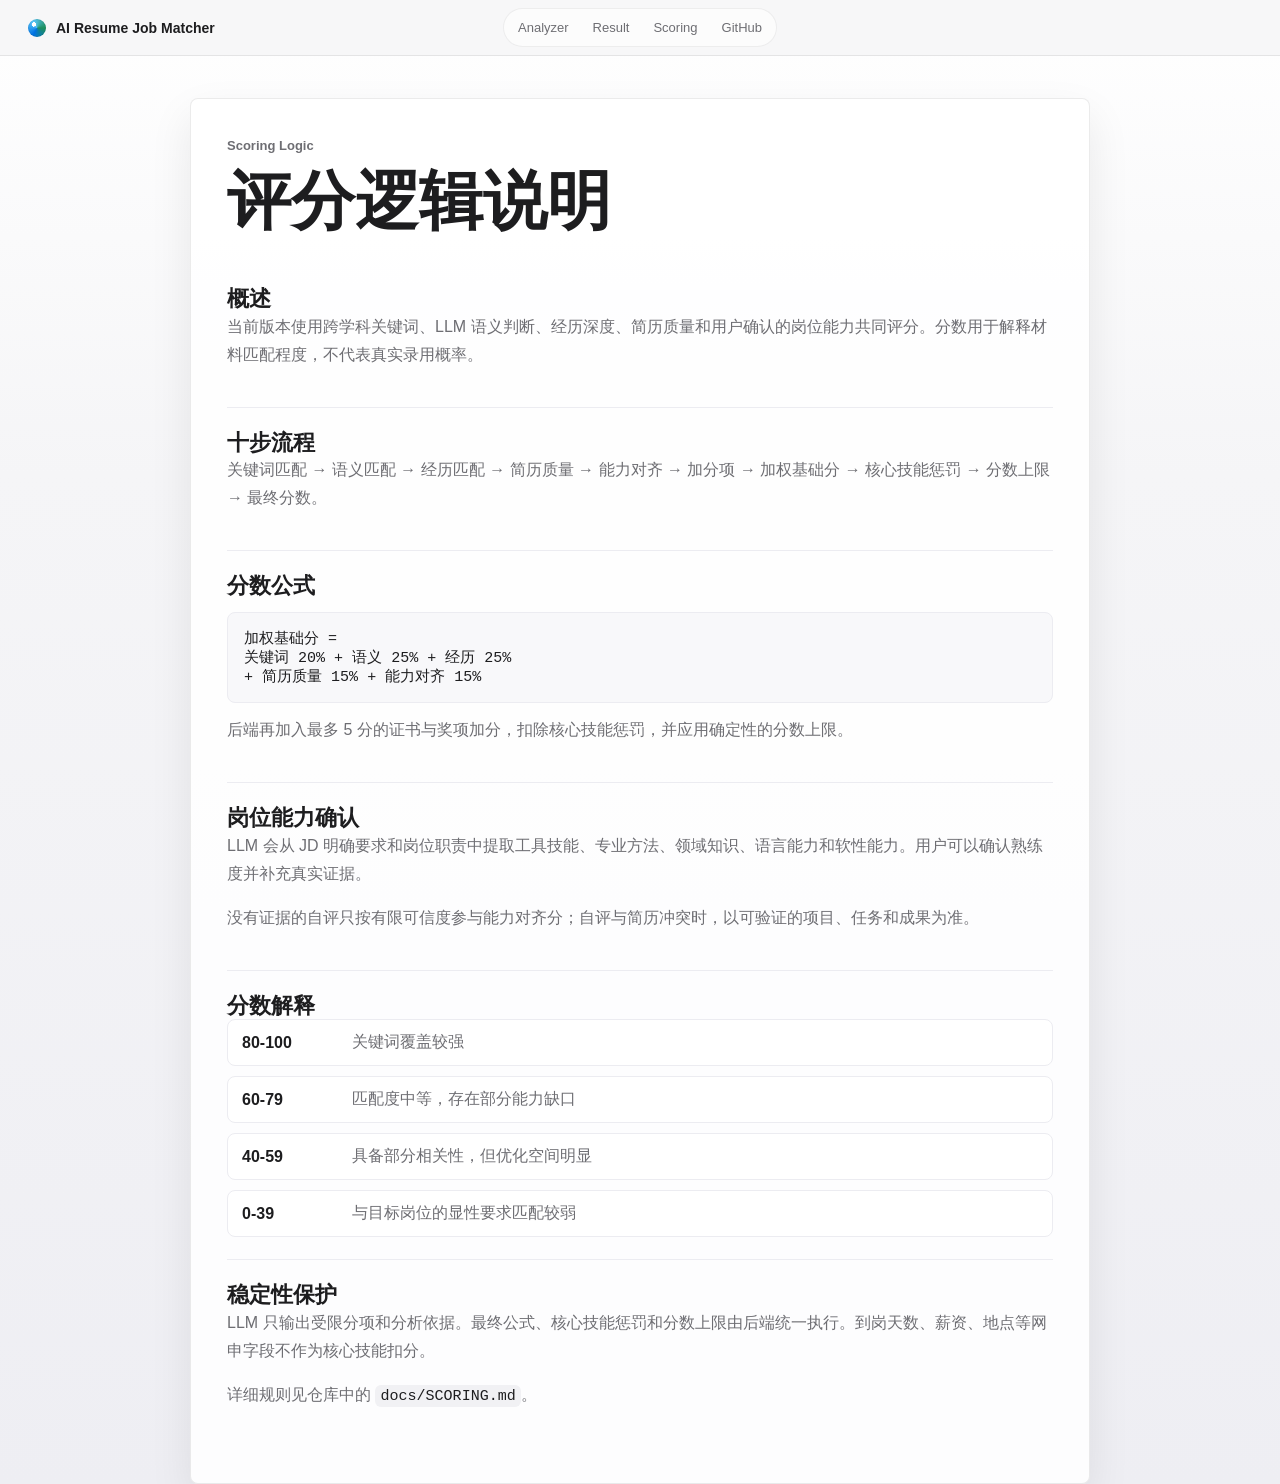
<file: docs/scoring.html>
<!doctype html>
<html lang="zh-CN">
  <head>
    <meta charset="utf-8">
    <meta name="viewport" content="width=device-width, initial-scale=1">
    <title>评分逻辑说明 | AI Resume Job Matcher</title>
    <link rel="stylesheet" href="../assets/styles.css?v=2">
  </head>
  <body>
    <header class="topbar">
      <a class="brand" href="../index.html" aria-label="AI Resume Job Matcher">
        <span class="brand-mark" aria-hidden="true"></span>
        <span>AI Resume Job Matcher</span>
      </a>
      <nav class="nav-links" aria-label="页面导航">
        <a href="../index.html#app">Analyzer</a>
        <a href="../index.html#result">Result</a>
        <a href="scoring.html">Scoring</a>
        <a href="https://github.com/Unknownhalfcold/ai-resume-job-matcher">GitHub</a>
      </nav>
    </header>

    <main class="doc-main">
      <article class="doc-article">
        <p class="eyebrow">Scoring Logic</p>
        <h1>评分逻辑说明</h1>

        <section>
          <h2>概述</h2>
          <p>当前版本使用跨学科关键词、LLM 语义判断、经历深度、简历质量和用户确认的岗位能力共同评分。分数用于解释材料匹配程度，不代表真实录用概率。</p>
        </section>

        <section>
          <h2>十步流程</h2>
          <p>关键词匹配 → 语义匹配 → 经历匹配 → 简历质量 → 能力对齐 → 加分项 → 加权基础分 → 核心技能惩罚 → 分数上限 → 最终分数。</p>
        </section>

        <section>
          <h2>分数公式</h2>
          <pre><code>加权基础分 =
关键词 20% + 语义 25% + 经历 25%
+ 简历质量 15% + 能力对齐 15%</code></pre>
          <p>后端再加入最多 5 分的证书与奖项加分，扣除核心技能惩罚，并应用确定性的分数上限。</p>
        </section>

        <section>
          <h2>岗位能力确认</h2>
          <p>LLM 会从 JD 明确要求和岗位职责中提取工具技能、专业方法、领域知识、语言能力和软性能力。用户可以确认熟练度并补充真实证据。</p>
          <p>没有证据的自评只按有限可信度参与能力对齐分；自评与简历冲突时，以可验证的项目、任务和成果为准。</p>
        </section>

        <section>
          <h2>分数解释</h2>
          <div class="doc-table">
            <div><strong>80-100</strong><span>关键词覆盖较强</span></div>
            <div><strong>60-79</strong><span>匹配度中等，存在部分能力缺口</span></div>
            <div><strong>40-59</strong><span>具备部分相关性，但优化空间明显</span></div>
            <div><strong>0-39</strong><span>与目标岗位的显性要求匹配较弱</span></div>
          </div>
        </section>

        <section>
          <h2>稳定性保护</h2>
          <p>LLM 只输出受限分项和分析依据。最终公式、核心技能惩罚和分数上限由后端统一执行。到岗天数、薪资、地点等网申字段不作为核心技能扣分。</p>
          <p>详细规则见仓库中的 <code>docs/SCORING.md</code>。</p>
        </section>
      </article>
    </main>
  </body>
</html>
</file>
<file: assets/styles.css>
:root {
  color-scheme: light;
  --bg: #f5f5f7;
  --surface: rgba(255, 255, 255, 0.86);
  --surface-strong: #ffffff;
  --text: #1d1d1f;
  --muted: #6e6e73;
  --line: #d9d9df;
  --line-soft: #ececf1;
  --blue: #0071e3;
  --blue-deep: #005bb5;
  --green: #1d8f5b;
  --amber: #b56a00;
  --shadow: 0 18px 44px rgba(0, 0, 0, 0.08);
  --radius: 8px;
}

* {
  box-sizing: border-box;
}

html {
  scroll-behavior: auto;
}

body {
  margin: 0;
  min-width: 320px;
  min-height: 100vh;
  overflow-x: hidden;
  color: var(--text);
  background:
    linear-gradient(180deg, #ffffff 0%, var(--bg) 32%, #eeeeF3 100%);
  font-family: -apple-system, BlinkMacSystemFont, "SF Pro Display", "Segoe UI", "Microsoft YaHei", sans-serif;
}

button,
input,
select,
textarea {
  font: inherit;
}

a {
  color: inherit;
  text-decoration: none;
}

.topbar {
  position: sticky;
  top: 0;
  z-index: 20;
  display: grid;
  grid-template-columns: 1fr auto 1fr;
  align-items: center;
  gap: 24px;
  min-height: 56px;
  padding: 0 28px;
  border-bottom: 1px solid rgba(0, 0, 0, 0.08);
  background: rgba(245, 245, 247, 0.78);
  backdrop-filter: blur(18px);
}

.brand,
.nav-links,
.auth-controls,
.status-strip,
.actions,
.feature-row,
.mode-switch,
.metric-row {
  display: flex;
  align-items: center;
}

.brand {
  gap: 10px;
  justify-self: start;
  font-size: 14px;
  font-weight: 650;
  white-space: nowrap;
}

.brand-mark {
  width: 18px;
  height: 18px;
  border-radius: 50%;
  background:
    radial-gradient(circle at 32% 30%, #ffffff 0 12%, transparent 13%),
    conic-gradient(from 210deg, #0071e3, #5ac8fa, #1d8f5b, #0071e3);
  box-shadow: inset 0 0 0 1px rgba(0, 0, 0, 0.08);
}

.nav-links {
  justify-self: center;
  gap: 4px;
  padding: 4px;
  border: 1px solid rgba(0, 0, 0, 0.06);
  border-radius: 999px;
  color: var(--muted);
  background: rgba(255, 255, 255, 0.56);
  font-size: 13px;
}

.nav-links a {
  padding: 7px 10px;
  border-radius: 999px;
}

.nav-links a:hover {
  color: var(--text);
  background: rgba(0, 0, 0, 0.04);
}

.nav-links a[aria-current="true"] {
  color: var(--text);
  background: rgba(0, 0, 0, 0.06);
}

.auth-controls {
  justify-self: end;
  justify-content: flex-end;
  gap: 8px;
  min-width: 0;
}

.auth-open,
.auth-controls .button {
  min-height: 34px;
  font-size: 13px;
}

.user-chip {
  overflow: hidden;
  max-width: 220px;
  padding: 7px 10px;
  border: 1px solid var(--line);
  border-radius: 999px;
  color: var(--muted);
  background: rgba(255, 255, 255, 0.68);
  text-overflow: ellipsis;
  white-space: nowrap;
  font-size: 12px;
  font-weight: 650;
}

main {
  padding: 0 24px;
}

[hidden] {
  display: none !important;
}

.page-view {
  animation: page-in 460ms cubic-bezier(0.22, 1, 0.36, 1) both;
}

.hero-page {
  display: grid;
  place-items: center;
  min-height: calc(100svh - 56px);
  max-width: 1500px;
  margin: 0 auto;
  padding: clamp(36px, 7svh, 92px) 0;
}

.hero-copy {
  width: min(100%, 1420px);
  margin: 0 auto;
  text-align: center;
  animation: rise-in 700ms ease both;
}

.hero-page h1 {
  font-size: clamp(48px, 9vw, 132px);
  line-height: 0.98;
  text-wrap: balance;
}

.hero-subtitle {
  max-width: min(920px, 88vw);
  margin: clamp(18px, 3svh, 34px) auto 0;
  color: var(--muted);
  font-size: clamp(20px, 2.35vw, 38px);
  line-height: 1.48;
  text-wrap: balance;
}

.hero-actions {
  display: flex;
  flex-wrap: wrap;
  justify-content: center;
  gap: 12px;
  margin-top: clamp(28px, 5svh, 48px);
}

.hero-primary {
  min-height: 52px;
  padding: 0 28px;
  font-size: 20px;
}

.hero-visual {
  width: min(820px, 100%);
  margin: 0 auto;
  min-width: 0;
  animation: rise-in 800ms ease 120ms both;
}

.feature-row {
  flex-wrap: wrap;
  justify-content: center;
  gap: 8px;
  margin-top: clamp(26px, 5svh, 50px);
}

.feature-row span {
  padding: 10px 15px;
  border: 1px solid var(--line-soft);
  border-radius: 999px;
  color: var(--muted);
  background: rgba(255, 255, 255, 0.72);
  font-size: clamp(12px, 1.1vw, 16px);
  font-weight: 650;
}

.version-strip {
  display: flex;
  justify-content: center;
  gap: 8px;
  margin-top: 18px;
}

.version-strip span {
  padding: 7px 10px;
  border: 1px solid var(--line);
  border-radius: 999px;
  color: var(--muted);
  background: rgba(255, 255, 255, 0.58);
  font-size: 12px;
  font-weight: 650;
}

.preview-shell {
  padding: 22px;
  border: 1px solid rgba(0, 0, 0, 0.08);
  border-radius: var(--radius);
  background: rgba(255, 255, 255, 0.82);
  box-shadow: var(--shadow);
  backdrop-filter: blur(18px);
}

.preview-topline {
  display: flex;
  align-items: center;
  justify-content: space-between;
  gap: 12px;
  padding-bottom: 16px;
  border-bottom: 1px solid var(--line-soft);
  color: var(--muted);
  font-size: 13px;
}

.preview-topline strong {
  color: var(--text);
}

.preview-score {
  display: grid;
  grid-template-columns: 112px 1fr;
  gap: 18px;
  align-items: center;
  padding: 22px 0;
}

.preview-score h2 {
  margin-bottom: 8px;
  font-size: 28px;
}

.preview-score p {
  margin-bottom: 0;
  color: var(--muted);
  line-height: 1.55;
}

.mini-ring {
  position: relative;
  display: grid;
  place-items: center;
  width: 112px;
  aspect-ratio: 1;
  border-radius: 50%;
  background: conic-gradient(var(--blue) calc(var(--score) * 1%), #e6e6eb 0);
}

.mini-ring::after {
  position: absolute;
  inset: 9px;
  content: "";
  border-radius: 50%;
  background: #ffffff;
}

.mini-ring strong,
.mini-ring span {
  position: relative;
  z-index: 1;
}

.mini-ring strong {
  align-self: end;
  font-size: 34px;
  line-height: 1;
}

.mini-ring span {
  align-self: start;
  color: var(--muted);
  font-size: 12px;
}

.preview-bars {
  display: grid;
  gap: 12px;
  padding: 16px 0;
  border-top: 1px solid var(--line-soft);
  border-bottom: 1px solid var(--line-soft);
}

.preview-bars div {
  display: grid;
  grid-template-columns: 84px 1fr;
  gap: 12px;
  align-items: center;
}

.preview-bars span {
  color: var(--muted);
  font-size: 13px;
  font-weight: 650;
}

meter {
  width: 100%;
  height: 8px;
}

meter::-webkit-meter-bar {
  border: 0;
  border-radius: 999px;
  background: #e6e6eb;
}

meter::-webkit-meter-optimum-value {
  border-radius: 999px;
  background: var(--blue);
}

.preview-tags {
  display: flex;
  flex-wrap: wrap;
  gap: 8px;
  padding-top: 16px;
}

.preview-tags span {
  padding: 7px 10px;
  border: 1px solid rgba(29, 143, 91, 0.28);
  border-radius: 999px;
  color: #0f6d43;
  background: rgba(29, 143, 91, 0.08);
  font-size: 12px;
  font-weight: 650;
}

.preview-tags span[data-muted="true"] {
  border-color: rgba(181, 106, 0, 0.26);
  color: #8a5100;
  background: rgba(181, 106, 0, 0.08);
}

.workspace {
  max-width: 1240px;
  margin: 0 auto;
  min-height: calc(100svh - 56px);
  padding: 26px 0 44px;
}

.result-page {
  max-width: 1280px;
}

.page-back {
  display: inline-flex;
  align-items: center;
  min-height: 38px;
  margin-bottom: 18px;
  padding: 0 13px;
  border: 1px solid var(--line);
  border-radius: 999px;
  color: var(--muted);
  background: rgba(255, 255, 255, 0.72);
  cursor: pointer;
  font-size: 13px;
  font-weight: 650;
  transition: transform 160ms ease, background 160ms ease, color 160ms ease;
}

.page-back:hover {
  color: var(--text);
  background: #ffffff;
  transform: translateY(-1px);
}

.workspace-heading {
  display: flex;
  align-items: end;
  justify-content: space-between;
  gap: 24px;
  margin-bottom: 24px;
}

.eyebrow {
  margin: 0 0 10px;
  color: var(--blue);
  font-size: 13px;
  font-weight: 700;
  letter-spacing: 0;
}

h1,
h2,
h3,
p {
  margin-top: 0;
}

h1 {
  margin-bottom: 0;
  font-size: clamp(32px, 6vw, 64px);
  line-height: 1.04;
  letter-spacing: 0;
}

h2 {
  margin-bottom: 0;
  font-size: 22px;
  line-height: 1.2;
  letter-spacing: 0;
}

h3 {
  margin-bottom: 14px;
  font-size: 15px;
  letter-spacing: 0;
}

.workspace-heading h2 {
  font-size: clamp(28px, 4vw, 44px);
  line-height: 1.08;
}

.status-strip {
  flex-wrap: wrap;
  justify-content: flex-end;
  gap: 8px;
  max-width: 420px;
}

.status-strip span {
  padding: 7px 10px;
  border: 1px solid var(--line);
  border-radius: 999px;
  color: var(--muted);
  background: rgba(255, 255, 255, 0.64);
  font-size: 12px;
}

.tool-layout {
  display: grid;
  grid-template-columns: 1fr;
  gap: 18px;
  align-items: start;
}

.input-panel,
.loading-panel,
.result-panel {
  border: 1px solid rgba(0, 0, 0, 0.08);
  border-radius: var(--radius);
  background: var(--surface);
  box-shadow: var(--shadow);
  backdrop-filter: blur(18px);
}

.input-panel {
  grid-column: 1 / -1;
  padding: 22px;
}

.loading-panel {
  grid-column: 1 / -1;
  display: grid;
  grid-template-columns: minmax(220px, 0.7fr) minmax(0, 1fr);
  gap: 18px;
  align-items: center;
  min-height: auto;
  margin: 0 0 16px;
  padding: 16px;
  box-shadow: none;
}

.result-panel {
  grid-column: 1 / -1;
  padding: 22px;
}

.panel-heading,
.command-bar {
  display: flex;
  align-items: center;
  justify-content: space-between;
  gap: 16px;
  margin-bottom: 18px;
}

.command-bar {
  align-items: stretch;
  padding: 16px;
  border: 1px solid var(--line-soft);
  border-radius: var(--radius);
  background: rgba(255, 255, 255, 0.74);
}

.command-title {
  display: grid;
  align-content: center;
  gap: 5px;
  min-width: 220px;
}

.command-title .eyebrow {
  margin: 0;
}

.command-title p:not(.eyebrow) {
  margin: 0;
  color: var(--muted);
  font-size: 13px;
  line-height: 1.5;
}

.command-tools {
  display: flex;
  flex: 1;
  flex-wrap: wrap;
  justify-content: flex-end;
  gap: 10px;
  min-width: 0;
}

.thinking-option {
  display: flex;
  align-items: center;
  min-width: 224px;
}

.thinking-switch {
  display: flex;
  align-items: center;
  gap: 10px;
  min-height: 48px;
  padding: 7px 11px;
  border: 1px solid var(--line-soft);
  border-radius: var(--radius);
  background: rgba(255, 255, 255, 0.72);
  cursor: pointer;
}

.thinking-switch input {
  position: absolute;
  width: 1px;
  height: 1px;
  opacity: 0;
  pointer-events: none;
}

.thinking-track {
  position: relative;
  width: 38px;
  height: 22px;
  border-radius: 999px;
  background: #d2d2d7;
  transition: background 180ms ease;
  flex: 0 0 auto;
}

.thinking-track span {
  position: absolute;
  top: 3px;
  left: 3px;
  width: 16px;
  height: 16px;
  border-radius: 50%;
  background: #ffffff;
  box-shadow: 0 1px 3px rgba(0, 0, 0, 0.18);
  transition: transform 180ms ease;
}

.thinking-switch input:checked + .thinking-track {
  background: var(--blue);
}

.thinking-switch input:checked + .thinking-track span {
  transform: translateX(16px);
}

.thinking-switch input:focus-visible + .thinking-track {
  outline: 3px solid rgba(0, 113, 227, 0.2);
  outline-offset: 2px;
}

.thinking-copy {
  display: grid;
  gap: 2px;
}

.thinking-copy strong {
  font-size: 13px;
}

.thinking-copy small {
  color: var(--muted);
  font-size: 11px;
  line-height: 1.35;
}

.tool-group {
  display: flex;
  align-items: center;
  flex-wrap: wrap;
  gap: 8px;
  min-width: 0;
}

.command-bar .tool-group {
  padding: 4px;
  border: 1px solid var(--line-soft);
  border-radius: 999px;
  background: rgba(255, 255, 255, 0.72);
}

.actions {
  gap: 8px;
}

.button {
  display: inline-flex;
  align-items: center;
  justify-content: center;
  min-height: 38px;
  padding: 0 15px;
  border: 1px solid transparent;
  border-radius: 999px;
  cursor: pointer;
  font-size: 14px;
  font-weight: 650;
  transition: transform 160ms ease, background 160ms ease, border-color 160ms ease, color 160ms ease;
}

.button:hover:not(:disabled) {
  transform: translateY(-1px);
}

.button:disabled {
  cursor: not-allowed;
  opacity: 0.42;
}

.button.primary {
  color: #ffffff;
  background: var(--blue);
}

.button.primary:hover:not(:disabled) {
  background: var(--blue-deep);
}

.button.secondary {
  color: var(--text);
  border-color: var(--line);
  background: #ffffff;
}

.button.ghost {
  color: var(--muted);
  background: transparent;
}

.text-grid {
  display: grid;
  grid-template-columns: 1fr 1fr;
  gap: 14px;
}

.input-stack {
  display: grid;
  gap: 18px;
}

.document-field {
  position: relative;
}

.document-field.file-backed textarea {
  min-height: 1px;
  height: 1px;
  padding: 0;
  border: 0;
  opacity: 0;
  pointer-events: none;
  resize: none;
}

.analysis-page textarea {
  height: clamp(240px, 36svh, 420px);
  min-height: 240px;
}

.upload-chip {
  position: relative;
  display: grid;
  align-content: center;
  gap: 2px;
  min-width: 132px;
  min-height: 42px;
  padding: 7px 12px;
  border: 1px solid var(--line);
  border-radius: 999px;
  background: #ffffff;
  cursor: pointer;
  transition: transform 160ms ease, border-color 160ms ease, background 160ms ease;
}

.upload-chip:hover {
  border-color: rgba(0, 113, 227, 0.5);
  transform: translateY(-1px);
}

.upload-chip span {
  font-size: 13px;
  font-weight: 750;
}

.upload-chip small {
  color: var(--muted);
  font-size: 11px;
}

.upload-chip input {
  position: absolute;
  inset: 0;
  opacity: 0;
  cursor: pointer;
}

.file-preview-list {
  display: grid;
  gap: 12px;
}

.file-preview-list:empty {
  display: none;
}

.file-preview-list.multi {
  grid-template-columns: repeat(auto-fit, minmax(240px, 1fr));
}

.file-preview-card {
  display: grid;
  grid-template-columns: 58px minmax(0, 1fr);
  gap: 16px;
  align-items: center;
  min-height: 138px;
  padding: 20px;
  border: 1px solid rgba(0, 0, 0, 0.06);
  border-radius: var(--radius);
  background: rgba(255, 250, 247, 0.86);
}

.file-preview-icon {
  position: relative;
  display: grid;
  place-items: end center;
  width: 52px;
  height: 60px;
  padding-bottom: 9px;
  border-radius: 8px;
  color: #ffffff;
  background: #ff6a00;
  font-size: 11px;
  font-weight: 800;
  line-height: 1;
}

.file-preview-icon::before {
  position: absolute;
  top: 8px;
  left: 13px;
  width: 20px;
  height: 14px;
  content: "";
  border-radius: 3px;
  background:
    radial-gradient(circle at 5px 5px, #ffffff 0 3px, transparent 4px),
    linear-gradient(135deg, transparent 45%, #ffffff 46% 55%, transparent 56%),
    linear-gradient(45deg, transparent 45%, #ffffff 46% 55%, transparent 56%);
  opacity: 0.95;
}

.file-preview-icon::after {
  position: absolute;
  top: 0;
  right: 0;
  width: 16px;
  height: 16px;
  content: "";
  border-bottom-left-radius: 6px;
  background: rgba(255, 255, 255, 0.88);
}

.file-preview-icon[data-ext="PDF"] {
  background: #ef4444;
}

.file-preview-icon[data-ext="TXT"] {
  background: #64748b;
}

.file-preview-icon[data-ext="PNG"],
.file-preview-icon[data-ext="JPG"],
.file-preview-icon[data-ext="JPEG"],
.file-preview-icon[data-ext="WEBP"] {
  background: #0071e3;
}

.file-preview-body {
  display: grid;
  justify-items: start;
  gap: 8px;
  min-width: 0;
}

.file-preview-body strong {
  overflow: hidden;
  max-width: 100%;
  color: var(--text);
  text-overflow: ellipsis;
  white-space: nowrap;
  font-size: clamp(18px, 2vw, 24px);
  font-weight: 650;
}

.file-preview-body span {
  color: var(--muted);
  font-size: 13px;
  font-weight: 650;
}

.file-preview-actions {
  display: flex;
  gap: 10px;
  align-items: center;
  margin-top: 8px;
}

.file-preview-actions button {
  padding: 0;
  border: 0;
  color: var(--blue);
  background: transparent;
  cursor: pointer;
  font-weight: 650;
}

.file-preview-actions button + button::before {
  margin-right: 10px;
  color: var(--line);
  content: "|";
}

.field {
  display: grid;
  gap: 9px;
}

.field span {
  color: var(--muted);
  font-size: 13px;
  font-weight: 700;
}

textarea {
  width: 100%;
  min-height: 440px;
  resize: vertical;
  padding: 16px;
  border: 1px solid var(--line);
  border-radius: var(--radius);
  color: var(--text);
  background: rgba(255, 255, 255, 0.88);
  line-height: 1.62;
  outline: none;
}

textarea.is-dragging {
  border-color: rgba(0, 113, 227, 0.72);
  background: rgba(0, 113, 227, 0.05);
  box-shadow: 0 0 0 4px rgba(0, 113, 227, 0.12);
}

.input-status {
  display: inline-flex;
  align-items: center;
  gap: 8px;
  width: fit-content;
  max-width: 100%;
  padding: 8px 11px;
  border: 1px solid rgba(29, 143, 91, 0.22);
  border-radius: 999px;
  color: #0f6d43;
  background: rgba(29, 143, 91, 0.08);
  font-size: 12px;
  font-weight: 650;
}

.input-status::before {
  display: grid;
  place-items: center;
  width: 16px;
  height: 16px;
  border-radius: 50%;
  color: #ffffff;
  background: var(--green);
  content: "✓";
  font-size: 11px;
  line-height: 1;
  flex: 0 0 auto;
}

.input-status strong,
.input-status small {
  min-width: 0;
}

.input-status small {
  overflow: hidden;
  max-width: min(320px, 52vw);
  color: #337d57;
  text-overflow: ellipsis;
  white-space: nowrap;
}

input,
select {
  width: 100%;
  min-height: 38px;
  padding: 0 11px;
  border: 1px solid var(--line);
  border-radius: var(--radius);
  color: var(--text);
  background: rgba(255, 255, 255, 0.9);
  outline: none;
}

select {
  cursor: pointer;
}

textarea:focus,
input:focus,
select:focus {
  border-color: rgba(0, 113, 227, 0.72);
  box-shadow: 0 0 0 4px rgba(0, 113, 227, 0.12);
}

.run-note {
  margin: 0;
  color: var(--muted);
  font-size: 13px;
}

.progress-track {
  height: 10px;
  overflow: hidden;
  margin-top: 0;
  border-radius: 999px;
  background: #e6e6eb;
}

.progress-track span {
  display: block;
  width: 0;
  height: 100%;
  border-radius: inherit;
  background: var(--blue);
  transition: width 260ms ease;
}

.progress-meta {
  display: flex;
  align-items: center;
  gap: 12px;
  margin-top: 14px;
  color: var(--muted);
}

.progress-meta strong {
  color: var(--text);
}

.score-board {
  display: grid;
  grid-template-columns: 156px minmax(0, 1fr);
  gap: 20px;
  align-items: center;
  padding: 18px;
  border: 1px solid var(--line-soft);
  border-radius: var(--radius);
  background: var(--surface-strong);
}

.score-board-button {
  width: 100%;
  border: 1px solid var(--line-soft);
  color: inherit;
  text-align: left;
  cursor: pointer;
  transition: transform 180ms ease, border-color 180ms ease, box-shadow 180ms ease;
}

.score-board-button:hover,
.score-board-button:focus-visible {
  transform: translateY(-2px);
  border-color: rgba(0, 113, 227, 0.32);
  box-shadow: 0 18px 45px rgba(0, 0, 0, 0.08);
  outline: 0;
}

.score-ring {
  position: relative;
  display: grid;
  place-items: center;
  width: 156px;
  aspect-ratio: 1;
  border-radius: 50%;
  background: conic-gradient(var(--blue) calc(var(--score) * 1%), #e6e6eb 0);
  transition: background 260ms ease;
}

.score-ring::after {
  position: absolute;
  inset: 12px;
  content: "";
  border-radius: 50%;
  background: #ffffff;
  box-shadow: inset 0 0 0 1px var(--line-soft);
}

.score-ring > div {
  position: relative;
  z-index: 1;
  display: grid;
  justify-items: center;
}

.score-ring strong {
  font-size: 44px;
  line-height: 1;
}

.score-ring span {
  color: var(--muted);
  font-size: 13px;
}

.score-label {
  margin-bottom: 8px;
  font-size: 24px;
  font-weight: 750;
}

.score-meta p:not(.score-label) {
  margin-bottom: 14px;
  color: var(--muted);
  line-height: 1.55;
}

.metric-row {
  flex-wrap: wrap;
  gap: 10px;
}

.metric-row span {
  padding: 9px 11px;
  border-radius: var(--radius);
  color: var(--muted);
  background: #f5f5f7;
  font-size: 13px;
}

.metric-row strong {
  color: var(--text);
}

.result-experience {
  display: grid;
  gap: 18px;
  min-height: min(740px, calc(100svh - 190px));
}

.star-result-shell {
  display: grid;
  grid-template-columns: minmax(0, 1fr) minmax(360px, 0.9fr);
  gap: 14px;
}

.section-heading.compact {
  grid-column: 1 / -1;
  display: flex;
  align-items: end;
  justify-content: space-between;
  gap: 18px;
}

.section-heading.compact h3 {
  margin: 0;
  font-size: clamp(24px, 3vw, 36px);
}

.section-heading.compact p {
  max-width: 420px;
  margin: 0;
  color: var(--muted);
  line-height: 1.55;
}

.star-card-grid {
  display: grid;
  grid-template-columns: repeat(2, minmax(0, 1fr));
  gap: 12px;
}

.star-card {
  display: grid;
  grid-template-columns: 44px minmax(0, 1fr);
  gap: 12px;
  align-items: start;
  min-height: 132px;
  padding: 16px;
  border: 1px solid var(--line-soft);
  border-radius: var(--radius);
  color: var(--text);
  background: rgba(255, 255, 255, 0.86);
  text-align: left;
  cursor: pointer;
  transition: transform 180ms ease, border-color 180ms ease, background 180ms ease, box-shadow 180ms ease;
}

.star-card:hover,
.star-card:focus-visible,
.star-card[aria-expanded="true"] {
  transform: translateY(-3px);
  border-color: rgba(0, 113, 227, 0.28);
  background: #ffffff;
  box-shadow: 0 18px 40px rgba(0, 0, 0, 0.07);
  outline: 0;
}

.star-badge {
  display: grid;
  width: 40px;
  height: 40px;
  place-items: center;
  border-radius: 50%;
  color: #ffffff;
  background: var(--blue);
  font-weight: 800;
}

.star-card-body {
  display: grid;
  gap: 9px;
  min-width: 0;
}

.star-card-body strong {
  font-size: 18px;
}

.star-card-body > span:not(.star-card-footer) {
  color: var(--muted);
  font-size: 13px;
  line-height: 1.5;
}

.star-card-footer {
  align-self: end;
  color: var(--blue);
  font-size: 13px;
  font-weight: 750;
}

.star-detail-panel {
  display: grid;
  align-content: start;
  gap: 16px;
  min-height: 100%;
  padding: 20px;
  border: 1px solid rgba(0, 113, 227, 0.16);
  border-radius: var(--radius);
  background: linear-gradient(180deg, rgba(246, 250, 255, 0.92), rgba(255, 255, 255, 0.94));
  animation: panelReveal 220ms ease both;
}

@keyframes panelReveal {
  from {
    opacity: 0;
    transform: translateY(8px);
  }

  to {
    opacity: 1;
    transform: translateY(0);
  }
}

.star-detail-heading {
  display: flex;
  align-items: start;
  gap: 14px;
}

.star-detail-heading h4 {
  margin: 0 0 5px;
  font-size: 22px;
}

.star-detail-heading p {
  margin: 0;
  color: var(--muted);
}

.star-detail-grid {
  display: grid;
  grid-template-columns: 1fr;
  gap: 12px;
}

.star-detail-grid section {
  display: grid;
  gap: 8px;
  min-height: 0;
  padding: 14px;
  border: 1px solid var(--line-soft);
  border-radius: var(--radius);
  background: rgba(255, 255, 255, 0.82);
}

.star-detail-grid strong {
  font-size: 13px;
}

.star-detail-grid p {
  margin: 0;
  color: var(--muted);
  font-size: 13px;
  line-height: 1.62;
}

.score-breakdown-card {
  width: min(780px, calc(100vw - 32px));
}

.score-breakdown-note {
  margin: 6px 0 16px;
  color: var(--muted);
  line-height: 1.6;
}

.score-breakdown-steps {
  display: grid;
  grid-template-columns: repeat(2, minmax(0, 1fr));
  gap: 10px;
}

.result-grid {
  display: grid;
  grid-template-columns: 1fr 1fr;
  gap: 14px;
  margin-top: 14px;
}

.result-layout {
  display: grid;
  grid-template-columns: minmax(0, 1fr) minmax(0, 1fr);
  gap: 16px;
  align-items: start;
}

.result-left,
.result-right {
  display: grid;
  gap: 14px;
}

.result-block {
  padding: 16px;
  border: 1px solid var(--line-soft);
  border-radius: var(--radius);
  background: var(--surface-strong);
}

.pill-list {
  display: flex;
  flex-wrap: wrap;
  gap: 8px;
  min-height: 34px;
}

.pill {
  display: inline-flex;
  align-items: center;
  gap: 7px;
  max-width: 100%;
  padding: 7px 10px;
  border-radius: 999px;
  border: 1px solid var(--line);
  color: var(--text);
  background: #ffffff;
  font-size: 12px;
  font-weight: 650;
}

.pill[data-type="matched"] {
  border-color: rgba(29, 143, 91, 0.28);
  color: #0f6d43;
  background: rgba(29, 143, 91, 0.08);
}

.pill[data-type="missing"] {
  border-color: rgba(181, 106, 0, 0.26);
  color: #8a5100;
  background: rgba(181, 106, 0, 0.08);
}

.pill small {
  color: var(--muted);
  font-weight: 650;
}

.suggestions {
  margin-top: 14px;
}

.suggestions ol {
  display: grid;
  gap: 10px;
  margin: 0;
  padding-left: 20px;
  color: var(--text);
  line-height: 1.58;
}

.suggestions li {
  padding-left: 2px;
}

.suggestions strong {
  font-weight: 750;
}

.suggestions span {
  color: var(--muted);
}

.capability-breakdown,
.priority-gaps {
  margin-top: 14px;
}

.scoring-process {
  margin-top: 14px;
}

.scoring-steps {
  display: grid;
  grid-template-columns: repeat(3, minmax(0, 1fr));
  gap: 8px;
}

.scoring-step {
  display: flex;
  align-items: center;
  gap: 10px;
  min-width: 0;
  padding: 10px;
  border: 1px solid var(--line-soft);
  border-radius: var(--radius);
  background: #fbfbfd;
}

.scoring-step > span {
  display: grid;
  flex: 0 0 26px;
  width: 26px;
  height: 26px;
  place-items: center;
  border-radius: 50%;
  color: #ffffff;
  background: var(--blue);
  font-size: 12px;
  font-weight: 750;
}

.scoring-step div {
  display: grid;
  min-width: 0;
  gap: 2px;
}

.scoring-step strong,
.scoring-step small {
  overflow-wrap: anywhere;
}

.scoring-step strong {
  font-size: 12px;
}

.scoring-step small {
  color: var(--muted);
  font-size: 11px;
}

.ai-advice {
  margin-top: 16px;
}

.ai-advice-heading {
  display: flex;
  align-items: start;
  justify-content: space-between;
  gap: 16px;
}

.ai-advice-heading h3 {
  margin-bottom: 6px;
}

.ai-advice-heading p,
.ai-advice-status {
  margin-bottom: 0;
  color: var(--muted);
  font-size: 13px;
  line-height: 1.55;
}

.ai-advice-status {
  margin-top: 10px;
}

.ai-settings {
  display: grid;
  grid-template-columns: minmax(130px, 0.7fr) minmax(180px, 1fr) minmax(160px, 0.9fr) minmax(170px, 0.9fr) minmax(150px, 0.8fr);
  gap: 10px;
  margin-top: 14px;
  padding: 14px;
  border: 1px solid var(--line-soft);
  border-radius: var(--radius);
  background: #fbfbfd;
}

.ai-settings[hidden] {
  display: none;
}

.security-note {
  margin: 16px 0 0;
  color: var(--muted);
  font-size: 14px;
  line-height: 1.6;
}

.mode-switch {
  flex-wrap: wrap;
  gap: 8px;
  margin-top: 14px;
}

.mode-switch label {
  display: inline-flex;
  align-items: center;
  gap: 7px;
  min-height: 36px;
  padding: 0 11px;
  border: 1px solid var(--line);
  border-radius: 999px;
  color: var(--muted);
  background: #ffffff;
  font-size: 13px;
  font-weight: 650;
}

.mode-switch input {
  width: auto;
  min-height: auto;
}

.compact-field {
  min-width: 0;
}

.compact-field span {
  font-size: 12px;
}

.ai-advice-content {
  display: grid;
  gap: 10px;
  margin-top: 14px;
}

.ai-card {
  display: grid;
  gap: 8px;
  padding: 14px;
  border: 1px solid var(--line-soft);
  border-radius: var(--radius);
  background: #fbfbfd;
}

.ai-card h4 {
  margin: 0;
  font-size: 14px;
}

.ai-card p {
  margin: 0;
  white-space: pre-line;
  color: var(--muted);
  font-size: 13px;
  line-height: 1.62;
}

.category-grid {
  display: grid;
  grid-template-columns: 1fr 1fr;
  gap: 12px;
}

.category-card {
  display: grid;
  gap: 10px;
  padding: 14px;
  border: 1px solid var(--line-soft);
  border-radius: var(--radius);
  background: #fbfbfd;
}

.category-card-header,
.priority-card-top {
  display: flex;
  align-items: center;
  justify-content: space-between;
  gap: 12px;
}

.category-card-header span,
.priority-card-top span {
  color: var(--muted);
  font-size: 12px;
  font-weight: 700;
}

.category-card p,
.priority-card p {
  margin-bottom: 0;
  color: var(--muted);
  font-size: 13px;
  line-height: 1.55;
}

.category-bar {
  height: 8px;
  overflow: hidden;
  border-radius: 999px;
  background: #e6e6eb;
}

.category-bar::before {
  display: block;
  width: calc(var(--value) * 1%);
  height: 100%;
  border-radius: inherit;
  background: var(--blue);
  content: "";
}

.category-missing {
  display: flex;
  flex-wrap: wrap;
  gap: 7px;
}

.priority-list {
  display: grid;
  gap: 10px;
}

.priority-card {
  display: grid;
  gap: 6px;
  padding: 14px;
  border: 1px solid var(--line-soft);
  border-radius: var(--radius);
  background: #fbfbfd;
}

.priority-card-top span {
  padding: 5px 8px;
  border-radius: 999px;
  color: #8a5100;
  background: rgba(181, 106, 0, 0.08);
}

.capability-panel {
  display: grid;
  gap: 16px;
}

.capability-panel .command-bar {
  margin-bottom: 0;
}

.capability-summary {
  display: grid;
  grid-template-columns: repeat(3, minmax(0, 1fr));
  border-top: 1px solid var(--line-soft);
  border-bottom: 1px solid var(--line-soft);
}

.capability-summary div {
  display: grid;
  gap: 5px;
  min-width: 0;
  padding: 14px 16px;
}

.capability-summary div:not(:last-child) {
  border-right: 1px solid var(--line-soft);
}

.capability-summary span,
.capability-note {
  color: var(--muted);
  font-size: 12px;
  line-height: 1.55;
}

.capability-summary strong {
  overflow: hidden;
  font-size: 15px;
  text-overflow: ellipsis;
  white-space: nowrap;
}

.capability-note {
  margin: 0;
}

.capability-table {
  overflow: hidden;
  border: 1px solid var(--line-soft);
  border-radius: var(--radius);
  background: #ffffff;
}

.capability-table-head,
.capability-row {
  display: grid;
  grid-template-columns: minmax(150px, 0.9fr) minmax(180px, 1.2fr) minmax(170px, 1.1fr) minmax(150px, 0.8fr) minmax(190px, 1.2fr);
  gap: 12px;
  align-items: center;
  padding: 12px 14px;
}

.capability-table-head {
  color: var(--muted);
  background: #f5f5f7;
  font-size: 11px;
  font-weight: 750;
}

.capability-row {
  min-height: 98px;
  border-top: 1px solid var(--line-soft);
}

.capability-name {
  display: grid;
  gap: 7px;
  min-width: 0;
}

.capability-name strong {
  font-size: 14px;
  line-height: 1.4;
}

.capability-tags {
  display: flex;
  flex-wrap: wrap;
  gap: 5px;
}

.capability-tags span {
  padding: 4px 6px;
  border-radius: 999px;
  color: var(--muted);
  background: #f1f1f4;
  font-size: 10px;
  font-weight: 700;
}

.capability-evidence {
  margin: 0;
  color: var(--muted);
  font-size: 12px;
  line-height: 1.55;
}

.capability-row select,
.capability-row input {
  min-width: 0;
}

.capability-row input {
  font-size: 12px;
}

.history-status {
  margin: 0 0 14px;
  color: var(--muted);
  font-size: 13px;
  line-height: 1.6;
}

.history-list,
.privacy-list {
  display: grid;
  gap: 12px;
}

.history-card {
  display: grid;
  gap: 12px;
  padding: 16px;
  border: 1px solid var(--line-soft);
  border-radius: var(--radius);
  background: #fbfbfd;
}

.history-card-top,
.history-actions {
  display: flex;
  align-items: center;
  justify-content: space-between;
  gap: 12px;
}

.history-score {
  display: inline-flex;
  align-items: baseline;
  gap: 3px;
  color: var(--blue);
  font-weight: 760;
}

.history-score strong {
  font-size: 28px;
  line-height: 1;
}

.history-date {
  color: var(--muted);
  font-size: 12px;
  font-weight: 650;
}

.history-snippet {
  display: grid;
  grid-template-columns: 1fr 1fr;
  gap: 10px;
}

.history-snippet p {
  min-width: 0;
  margin: 0;
  padding: 12px;
  border: 1px solid var(--line-soft);
  border-radius: var(--radius);
  color: var(--muted);
  background: #ffffff;
  font-size: 13px;
  line-height: 1.58;
}

.history-tags {
  display: flex;
  flex-wrap: wrap;
  gap: 7px;
}

.history-tags span {
  padding: 6px 9px;
  border: 1px solid rgba(0, 113, 227, 0.16);
  border-radius: 999px;
  color: var(--muted);
  background: #ffffff;
  font-size: 12px;
  font-weight: 650;
}

.privacy-panel .command-title {
  margin-bottom: 18px;
}

.privacy-list .result-block {
  margin: 0;
}

.privacy-list p {
  margin: 0;
  color: var(--muted);
  font-size: 14px;
  line-height: 1.7;
}

.empty-state {
  color: var(--muted);
  font-size: 13px;
}

.example-modal,
.dialog-modal {
  position: fixed;
  inset: 0;
  z-index: 60;
  display: grid;
  place-items: center;
  padding: 24px;
  background: rgba(245, 245, 247, 0.76);
  backdrop-filter: blur(22px);
}

.example-card,
.dialog-card {
  width: min(760px, 100%);
  padding: 22px;
  border: 1px solid rgba(0, 0, 0, 0.08);
  border-radius: var(--radius);
  background: rgba(255, 255, 255, 0.92);
  box-shadow: var(--shadow);
  animation: page-in 360ms cubic-bezier(0.22, 1, 0.36, 1) both;
}

.dialog-card {
  width: min(430px, 100%);
}

.dialog-card.score-breakdown-card {
  width: min(780px, calc(100vw - 32px));
}

.dialog-card p:not(.eyebrow) {
  margin: 12px 0 0;
  color: var(--muted);
  line-height: 1.6;
}

.dialog-actions {
  display: flex;
  justify-content: flex-end;
  margin-top: 18px;
}

.example-heading,
.example-actions,
.auth-heading {
  display: flex;
  align-items: center;
  justify-content: space-between;
  gap: 14px;
}

.example-heading {
  margin-bottom: 16px;
  padding-bottom: 14px;
  border-bottom: 1px solid var(--line-soft);
}

.example-grid {
  display: grid;
  grid-template-columns: 1fr 1fr;
  gap: 12px;
}

.example-grid section {
  padding: 14px;
  border: 1px solid var(--line-soft);
  border-radius: var(--radius);
  background: #fbfbfd;
}

.auth-card {
  display: grid;
  gap: 14px;
  padding: 26px;
}

.auth-heading {
  padding-bottom: 14px;
  border-bottom: 1px solid var(--line-soft);
}

.auth-copy,
.auth-status {
  margin: 0;
  color: var(--muted);
  font-size: 13px;
  line-height: 1.6;
}

.auth-meta {
  display: flex;
  flex-wrap: wrap;
  gap: 8px 16px;
  padding: 12px 0;
  border-top: 1px solid var(--line-soft);
  border-bottom: 1px solid var(--line-soft);
  color: var(--muted);
  font-size: 12px;
}

.auth-meta span:not(:last-child)::after {
  margin-left: 16px;
  color: var(--line);
  content: "·";
}

.auth-status[data-state="error"] {
  color: #b42318;
}

.auth-status[data-state="success"] {
  color: #0f6d43;
}

.auth-link {
  justify-self: start;
  padding: 0;
  border: 0;
  color: var(--blue);
  background: transparent;
  font: inherit;
  font-size: 13px;
  cursor: pointer;
}

.auth-link:hover {
  text-decoration: underline;
}

.auth-guest {
  width: 100%;
  border-top: 1px solid var(--line-soft);
}

.split-actions {
  justify-content: space-between;
}

.example-grid p {
  margin-bottom: 8px;
  color: var(--muted);
  font-size: 13px;
  line-height: 1.6;
}

.example-actions {
  justify-content: flex-end;
  margin-top: 16px;
}

.doc-main {
  padding-top: 42px;
}

.doc-article {
  max-width: 900px;
  margin: 0 auto;
  padding: 36px;
  border: 1px solid rgba(0, 0, 0, 0.08);
  border-radius: var(--radius);
  background: var(--surface);
  box-shadow: var(--shadow);
}

.doc-article h1 {
  margin-bottom: 30px;
}

.doc-article section {
  padding: 22px 0;
  border-top: 1px solid var(--line-soft);
}

.doc-article section:first-of-type {
  border-top: 0;
}

.doc-article p {
  color: var(--muted);
  line-height: 1.75;
}

.doc-article code {
  padding: 2px 5px;
  border-radius: 6px;
  background: #f1f1f4;
  color: var(--text);
  font-family: "SFMono-Regular", Consolas, "Liberation Mono", monospace;
  font-size: 0.94em;
}

.doc-article pre {
  overflow-x: auto;
  padding: 16px;
  border: 1px solid var(--line-soft);
  border-radius: var(--radius);
  background: #f8f8fa;
}

.doc-article pre code {
  padding: 0;
  background: transparent;
}

.doc-table {
  display: grid;
  gap: 10px;
}

.doc-table div {
  display: grid;
  grid-template-columns: 96px 1fr;
  gap: 14px;
  align-items: center;
  padding: 12px 14px;
  border: 1px solid var(--line-soft);
  border-radius: var(--radius);
  background: #ffffff;
}

.doc-table span {
  color: var(--muted);
}

@media (max-width: 980px) {
  .hero-page {
    min-height: calc(100svh - 56px);
    padding: 38px 0 28px;
  }

  .workspace-heading,
  .command-bar,
  .result-layout,
  .tool-layout {
    grid-template-columns: 1fr;
  }

  .command-bar {
    display: grid;
  }

  .command-tools,
  .result-command-bar .tool-group {
    justify-content: flex-start;
  }

  .thinking-option,
  .thinking-switch {
    width: 100%;
  }

  .workspace-heading {
    display: grid;
  }

  .status-strip {
    justify-content: flex-start;
  }

  .tool-layout {
    display: grid;
  }

  .star-result-shell {
    grid-template-columns: 1fr;
  }

  .loading-panel,
  .example-grid {
    grid-template-columns: 1fr;
  }

  .text-grid,
  .result-grid,
  .category-grid,
  .history-snippet,
  .ai-settings,
  .capability-summary {
    grid-template-columns: 1fr;
  }

  .star-card-grid,
  .score-breakdown-steps {
    grid-template-columns: repeat(2, minmax(0, 1fr));
  }

  .section-heading.compact {
    align-items: start;
    flex-direction: column;
  }

  .capability-summary div:not(:last-child) {
    border-right: 0;
    border-bottom: 1px solid var(--line-soft);
  }

  .capability-table {
    overflow-x: auto;
  }

  .capability-table-head,
  .capability-row {
    min-width: 900px;
  }

  .scoring-steps {
    grid-template-columns: repeat(2, minmax(0, 1fr));
  }

  textarea {
    min-height: 280px;
  }

  .analysis-page textarea {
    height: clamp(250px, 34svh, 380px);
  }
}

@media (max-width: 680px) {
  .scoring-steps {
    grid-template-columns: 1fr;
  }

  .star-card-grid,
  .score-breakdown-steps {
    grid-template-columns: 1fr;
  }

  .topbar {
    grid-template-columns: 1fr;
    align-items: start;
    gap: 10px;
    padding: 14px 18px;
  }

  .brand,
  .nav-links,
  .auth-controls {
    justify-self: start;
  }

  .nav-links {
    width: 100%;
    gap: 12px;
    overflow-x: auto;
    padding-bottom: 2px;
  }

  .auth-controls {
    width: 100%;
    justify-content: space-between;
  }

  .user-chip {
    max-width: 58vw;
  }

  main {
    padding: 0 14px;
  }

  .hero-page {
    min-height: calc(100svh - 104px);
    padding: 28px 0;
  }

  .hero-page h1 {
    font-size: clamp(42px, 14vw, 76px);
  }

  .hero-subtitle {
    font-size: 17px;
  }

  .hero-actions .button {
    flex: 1;
  }

  .version-strip,
  .example-heading,
  .example-actions,
  .auth-heading {
    align-items: stretch;
    flex-direction: column;
  }

  .preview-score {
    grid-template-columns: 1fr;
    justify-items: center;
    text-align: center;
  }

  .score-board {
    grid-template-columns: 1fr;
    justify-items: center;
    text-align: center;
  }

  .metric-row {
    justify-content: center;
  }

  .preview-bars div {
    grid-template-columns: 1fr;
    gap: 6px;
  }

  .input-panel,
  .loading-panel,
  .result-panel,
  .doc-article {
    padding: 16px;
  }

  .panel-heading,
  .ai-advice-heading,
  .history-card-top,
  .history-actions,
  .command-tools,
  .tool-group {
    align-items: stretch;
    flex-direction: column;
  }

  .upload-chip,
  .tool-group .button {
    width: 100%;
  }

  .actions {
    width: 100%;
  }

  .actions .button {
    flex: 1;
  }

  .score-board {
    grid-template-columns: 1fr;
    justify-items: center;
    text-align: center;
  }

  .score-meta {
    width: 100%;
  }

  .metric-row {
    justify-content: center;
  }

  .doc-table div {
    grid-template-columns: 1fr;
    gap: 4px;
  }
}

@keyframes page-in {
  from {
    opacity: 0;
    transform: translateY(14px) scale(0.992);
  }
  to {
    opacity: 1;
    transform: translateY(0) scale(1);
  }
}

@keyframes rise-in {
  from {
    opacity: 0;
    transform: translateY(18px);
  }
  to {
    opacity: 1;
    transform: translateY(0);
  }
}
</file>
